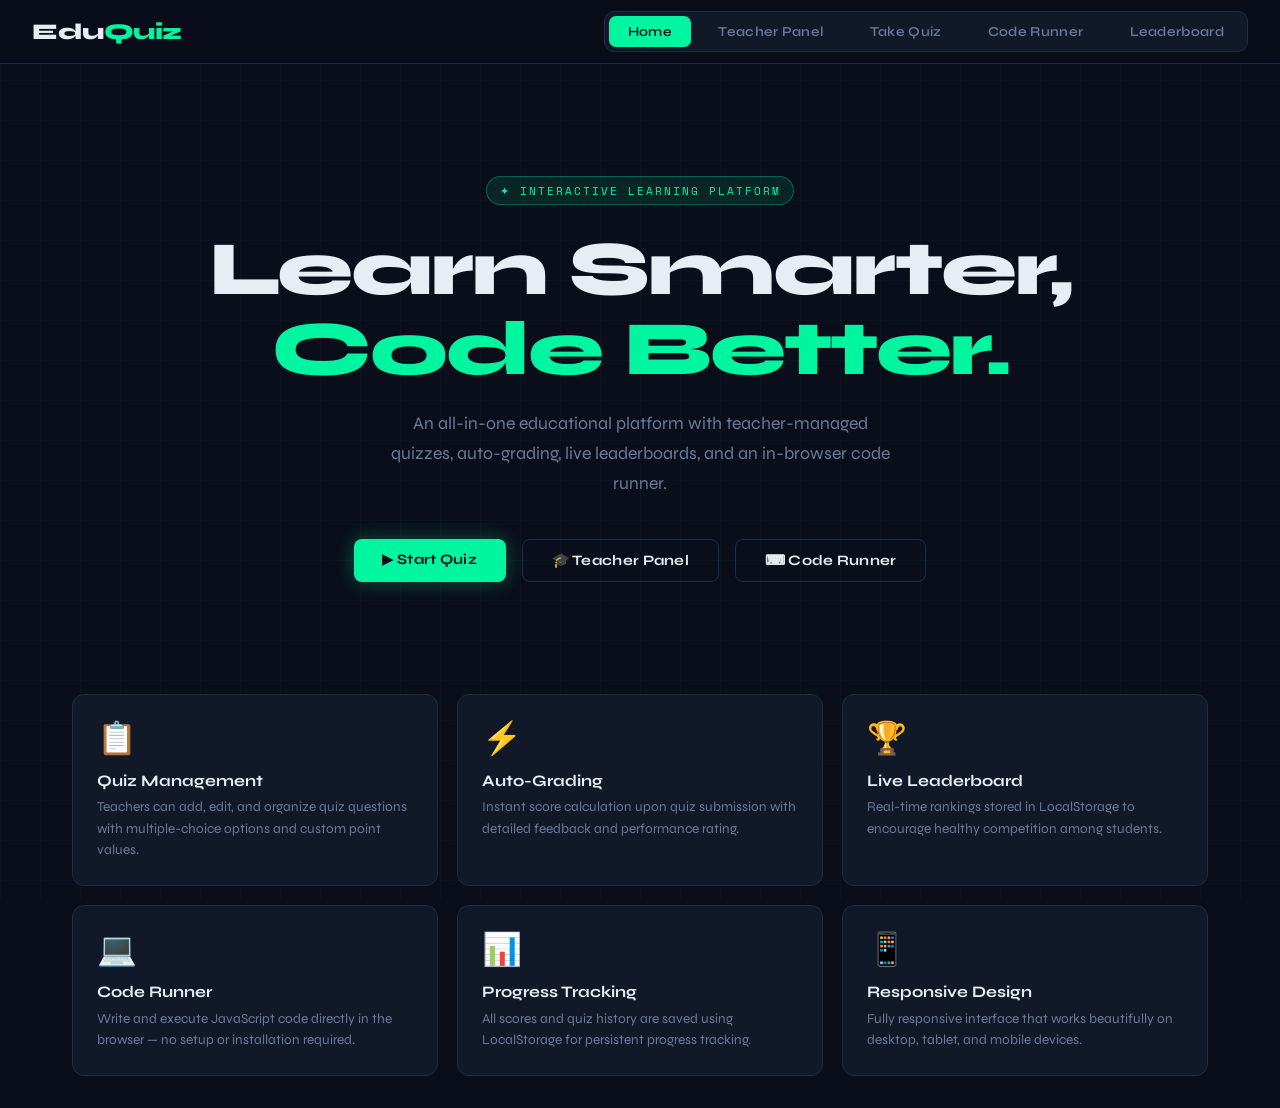
<file: index.html>
<!DOCTYPE html>
<html lang="en">
<head>
  <meta charset="UTF-8">
  <meta name="viewport" content="width=device-width, initial-scale=1.0">
  <title>EduQuiz — Home</title>
  <link href="https://fonts.googleapis.com/css2?family=Space+Mono:wght@400;700&family=Syne:wght@400;600;700;800&display=swap" rel="stylesheet">
  <link rel="stylesheet" href="style.css">
</head>
<body>

  <!-- NAVBAR -->
  <nav>
    <a class="logo" href="index.html">Edu<span>Quiz</span></a>
    <div class="nav-tabs">
      <a class="nav-tab active" href="index.html">Home</a>
      <a class="nav-tab" href="teacher.html">Teacher Panel</a>
      <a class="nav-tab" href="student.html">Take Quiz</a>
      <a class="nav-tab" href="code.html">Code Runner</a>
      <a class="nav-tab" href="leaderboard.html">Leaderboard</a>
    </div>
  </nav>

  <!-- MAIN CONTENT -->
  <div class="page-wrapper fade-in">

    <!-- HERO SECTION -->
    <div class="hero">
      <div class="hero-badge">✦ Interactive Learning Platform</div>
      <h1>
        Learn Smarter,<br>
        <span class="line2">Code Better.</span>
      </h1>
      <p>
        An all-in-one educational platform with teacher-managed quizzes,
        auto-grading, live leaderboards, and an in-browser code runner.
      </p>
      <div class="hero-buttons">
        <a class="btn btn-primary" href="student.html">▶ Start Quiz</a>
        <a class="btn btn-outline" href="teacher.html">🎓 Teacher Panel</a>
        <a class="btn btn-outline" href="code.html">⌨ Code Runner</a>
      </div>
    </div>

    <!-- FEATURE CARDS -->
    <div class="feature-grid">
      <div class="feature-card">
        <span class="feature-icon">📋</span>
        <h3>Quiz Management</h3>
        <p>Teachers can add, edit, and organize quiz questions with multiple-choice options and custom point values.</p>
      </div>
      <div class="feature-card">
        <span class="feature-icon">⚡</span>
        <h3>Auto-Grading</h3>
        <p>Instant score calculation upon quiz submission with detailed feedback and performance rating.</p>
      </div>
      <div class="feature-card">
        <span class="feature-icon">🏆</span>
        <h3>Live Leaderboard</h3>
        <p>Real-time rankings stored in LocalStorage to encourage healthy competition among students.</p>
      </div>
      <div class="feature-card">
        <span class="feature-icon">💻</span>
        <h3>Code Runner</h3>
        <p>Write and execute JavaScript code directly in the browser — no setup or installation required.</p>
      </div>
      <div class="feature-card">
        <span class="feature-icon">📊</span>
        <h3>Progress Tracking</h3>
        <p>All scores and quiz history are saved using LocalStorage for persistent progress tracking.</p>
      </div>
      <div class="feature-card">
        <span class="feature-icon">📱</span>
        <h3>Responsive Design</h3>
        <p>Fully responsive interface that works beautifully on desktop, tablet, and mobile devices.</p>
      </div>
    </div>

  </div>

  <!-- TOAST -->
  <div class="toast" id="toast"></div>

  <script src="script.js"></script>
</body>
</html>
</file>
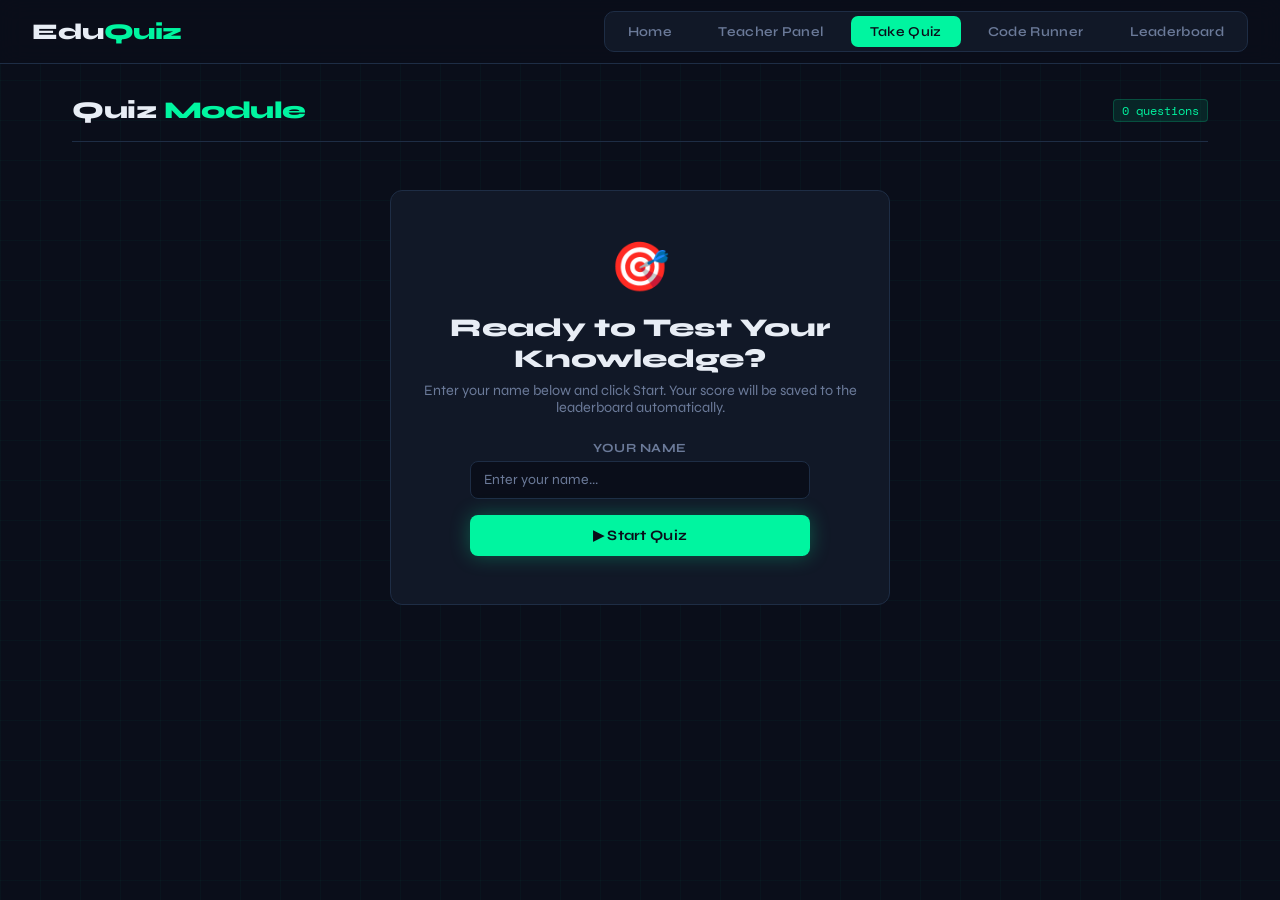
<file: student.html>
<!DOCTYPE html>
<html lang="en">
<head>
  <meta charset="UTF-8">
  <meta name="viewport" content="width=device-width, initial-scale=1.0">
  <title>EduQuiz — Take Quiz</title>
  <link href="https://fonts.googleapis.com/css2?family=Space+Mono:wght@400;700&family=Syne:wght@400;600;700;800&display=swap" rel="stylesheet">
  <link rel="stylesheet" href="style.css">
</head>
<body>

  <!-- NAVBAR -->
  <nav>
    <a class="logo" href="index.html">Edu<span>Quiz</span></a>
    <div class="nav-tabs">
      <a class="nav-tab" href="index.html">Home</a>
      <a class="nav-tab" href="teacher.html">Teacher Panel</a>
      <a class="nav-tab active" href="student.html">Take Quiz</a>
      <a class="nav-tab" href="code.html">Code Runner</a>
      <a class="nav-tab" href="leaderboard.html">Leaderboard</a>
    </div>
  </nav>

  <!-- MAIN CONTENT -->
  <div class="page-wrapper fade-in">

    <!-- SECTION HEADER -->
    <div class="section-header">
      <div class="section-title">Quiz <span>Module</span></div>
      <span class="tag" id="questionCountTag">Loading...</span>
    </div>

    <!-- START SCREEN -->
    <div class="quiz-start-screen" id="quizStartScreen">
      <div style="font-size:3rem;margin-bottom:1rem;">🎯</div>
      <h2>Ready to Test Your Knowledge?</h2>
      <p>Enter your name below and click Start. Your score will be saved to the leaderboard automatically.</p>
      <div class="student-setup">
        <div class="form-group">
          <label>Your Name</label>
          <input type="text" class="form-control" id="studentName"
            placeholder="Enter your name...">
        </div>
        <button class="btn btn-primary full-width" onclick="startQuiz()">
          ▶ Start Quiz
        </button>
        <p class="text-muted mt-1" id="noQuestionsMsg"
          style="display:none;color:#f59090;">
          ⚠ No questions yet. Ask your teacher to add questions first!
        </p>
      </div>
    </div>

    <!-- QUIZ AREA (hidden until started) -->
    <div class="quiz-container" id="quizContainer">

      <!-- Progress Bar -->
      <div class="quiz-progress-bar">
        <div class="quiz-progress-fill" id="progressFill" style="width:0%"></div>
      </div>

      <!-- Question renders here -->
      <div id="questionsArea"></div>

      <!-- Navigation Footer -->
      <div class="quiz-footer">
        <span class="text-muted" id="quizCounterText">Question 1 of 1</span>
        <div style="display:flex;gap:0.5rem;">
          <button class="btn btn-secondary" onclick="prevQuestion()"
            id="prevBtn" style="display:none;">← Prev</button>
          <button class="btn btn-primary" onclick="nextQuestion()"
            id="nextBtn">Next →</button>
          <button class="btn btn-primary" onclick="submitQuiz()"
            id="submitBtn" style="display:none;">Submit Quiz ✓</button>
        </div>
      </div>
    </div>

    <!-- RESULTS CARD (hidden until submitted) -->
    <div class="results-card" id="resultsCard">
      <div style="font-size:2rem;margin-bottom:0.5rem;">🎉</div>
      <h2 style="font-size:1.4rem;font-weight:800;margin-bottom:0.3rem;">Quiz Completed!</h2>
      <p class="text-muted" id="resultStudentName"></p>

      <div class="score-circle pulse">
        <span class="score-number" id="scorePercent">0%</span>
        <span class="score-label">SCORE</span>
      </div>

      <p id="scoreDetail"
        style="font-size:0.95rem;margin-bottom:1.5rem;color:var(--text-muted);"></p>
      <p id="scoreFeedback"
        style="font-weight:700;margin-bottom:1.5rem;font-size:1rem;"></p>

      <div style="display:flex;gap:0.7rem;justify-content:center;flex-wrap:wrap;">
        <button class="btn btn-primary" onclick="retakeQuiz()">Retake Quiz</button>
        <a class="btn btn-outline" href="leaderboard.html">View Leaderboard</a>
      </div>
    </div>

  </div>

  <!-- TOAST -->
  <div class="toast" id="toast"></div>

  <script src="script.js"></script>
  <script>
    // Update question count tag on this page
    document.addEventListener('DOMContentLoaded', () => {
      const tag = document.getElementById('questionCountTag');
      if (tag) {
        tag.textContent = questions.length + ' question' + (questions.length !== 1 ? 's' : '');
      }
    });
  </script>
</body>
</html>
</file>
<file: style.css>
/* ============================================================
   EduQuiz — Interactive Quiz & Code Learning Platform
   style.css — All Styles
   ============================================================ */

/* ===== CSS VARIABLES ===== */
:root {
  --bg: #0a0e1a;
  --surface: #111827;
  --surface2: #1a2235;
  --accent: #00f5a0;
  --accent2: #00d9f5;
  --accent3: #f5a000;
  --danger: #f54b00;
  --text: #e8edf5;
  --text-muted: #6b7a99;
  --border: #1e2d45;
  --radius: 12px;
}

/* ===== RESET & BASE ===== */
* {
  margin: 0;
  padding: 0;
  box-sizing: border-box;
}

body {
  font-family: 'Syne', sans-serif;
  background: var(--bg);
  color: var(--text);
  min-height: 100vh;
  overflow-x: hidden;
}

/* ===== BACKGROUND GRID ===== */
body::before {
  content: '';
  position: fixed;
  inset: 0;
  background-image:
    linear-gradient(rgba(0,245,160,0.03) 1px, transparent 1px),
    linear-gradient(90deg, rgba(0,245,160,0.03) 1px, transparent 1px);
  background-size: 40px 40px;
  pointer-events: none;
  z-index: 0;
}

/* ===== NAVBAR ===== */
nav {
  position: sticky;
  top: 0;
  z-index: 100;
  background: rgba(10,14,26,0.9);
  backdrop-filter: blur(12px);
  border-bottom: 1px solid var(--border);
  padding: 0 2rem;
  display: flex;
  align-items: center;
  justify-content: space-between;
  height: 64px;
}

.logo {
  font-size: 1.4rem;
  font-weight: 800;
  letter-spacing: -0.5px;
  text-decoration: none;
  color: var(--text);
}
.logo span { color: var(--accent); }

.nav-tabs {
  display: flex;
  gap: 0.5rem;
  background: var(--surface);
  padding: 4px;
  border-radius: 10px;
  border: 1px solid var(--border);
}

.nav-tab {
  padding: 0.45rem 1.2rem;
  border-radius: 7px;
  border: none;
  background: transparent;
  color: var(--text-muted);
  font-family: 'Syne', sans-serif;
  font-weight: 600;
  font-size: 0.85rem;
  cursor: pointer;
  transition: all 0.2s;
  letter-spacing: 0.3px;
  text-decoration: none;
  display: inline-block;
}

.nav-tab.active {
  background: var(--accent);
  color: #0a0e1a;
}

.nav-tab:hover:not(.active) {
  color: var(--text);
  background: var(--border);
}

/* ===== PAGE WRAPPER ===== */
.page-wrapper {
  padding: 2rem;
  max-width: 1200px;
  margin: 0 auto;
  position: relative;
  z-index: 1;
}

/* ===== BUTTONS ===== */
.btn {
  padding: 0.75rem 1.8rem;
  border-radius: 8px;
  font-family: 'Syne', sans-serif;
  font-weight: 700;
  font-size: 0.9rem;
  cursor: pointer;
  border: none;
  transition: all 0.2s;
  letter-spacing: 0.3px;
  display: inline-block;
  text-decoration: none;
  text-align: center;
}

.btn-primary {
  background: var(--accent);
  color: #0a0e1a;
  box-shadow: 0 0 20px rgba(0,245,160,0.3);
}
.btn-primary:hover { transform: translateY(-2px); box-shadow: 0 0 30px rgba(0,245,160,0.5); }

.btn-outline {
  background: transparent;
  color: var(--text);
  border: 1px solid var(--border);
}
.btn-outline:hover { border-color: var(--accent); color: var(--accent); }

.btn-danger {
  background: var(--danger);
  color: white;
}
.btn-danger:hover { opacity: 0.85; transform: translateY(-1px); }

.btn-secondary {
  background: var(--surface2);
  color: var(--text);
  border: 1px solid var(--border);
}
.btn-secondary:hover { border-color: var(--accent2); color: var(--accent2); }

.btn-run {
  background: linear-gradient(135deg, var(--accent), var(--accent2));
  color: #0a0e1a;
  font-weight: 700;
  padding: 0.7rem 1.5rem;
  border: none;
  border-radius: 8px;
  font-family: 'Syne', sans-serif;
  font-size: 0.9rem;
  cursor: pointer;
  transition: all 0.2s;
  display: flex;
  align-items: center;
  gap: 0.4rem;
}
.btn-run:hover { transform: translateY(-2px); box-shadow: 0 4px 20px rgba(0,245,160,0.3); }

/* ===== SECTION HEADER ===== */
.section-header {
  display: flex;
  align-items: center;
  justify-content: space-between;
  margin-bottom: 1.5rem;
  padding-bottom: 1rem;
  border-bottom: 1px solid var(--border);
  gap: 1rem;
  flex-wrap: wrap;
}

.section-title {
  font-size: 1.5rem;
  font-weight: 800;
  letter-spacing: -0.5px;
}
.section-title span { color: var(--accent); }

/* ===== PANEL ===== */
.panel {
  background: var(--surface);
  border: 1px solid var(--border);
  border-radius: var(--radius);
  overflow: hidden;
}

.panel-header {
  background: var(--surface2);
  padding: 0.9rem 1.2rem;
  border-bottom: 1px solid var(--border);
  display: flex;
  align-items: center;
  gap: 0.5rem;
  font-weight: 700;
  font-size: 0.9rem;
}

.panel-dot {
  width: 8px; height: 8px;
  border-radius: 50%;
  background: var(--accent);
  box-shadow: 0 0 8px var(--accent);
}

.panel-body { padding: 1.2rem; }

/* ===== FORMS ===== */
.form-group { margin-bottom: 1rem; }

.form-group label {
  display: block;
  font-size: 0.78rem;
  color: var(--text-muted);
  margin-bottom: 0.35rem;
  text-transform: uppercase;
  letter-spacing: 0.5px;
  font-weight: 700;
}

.form-control {
  width: 100%;
  background: var(--bg);
  border: 1px solid var(--border);
  border-radius: 8px;
  padding: 0.6rem 0.8rem;
  color: var(--text);
  font-family: 'Syne', sans-serif;
  font-size: 0.88rem;
  transition: border-color 0.2s;
  outline: none;
}

.form-control:focus { border-color: var(--accent); }
.form-control::placeholder { color: var(--text-muted); }
select.form-control { cursor: pointer; }

.options-row {
  display: grid;
  grid-template-columns: 1fr 1fr;
  gap: 0.5rem;
  margin-bottom: 1rem;
}

/* ===== HERO (index.html) ===== */
.hero {
  text-align: center;
  padding: 5rem 1rem 4rem;
}

.hero-badge {
  display: inline-block;
  background: rgba(0,245,160,0.1);
  border: 1px solid rgba(0,245,160,0.3);
  color: var(--accent);
  font-family: 'Space Mono', monospace;
  font-size: 0.7rem;
  padding: 0.3rem 0.8rem;
  border-radius: 20px;
  letter-spacing: 2px;
  margin-bottom: 1.5rem;
  text-transform: uppercase;
}

.hero h1 {
  font-size: clamp(2.5rem, 6vw, 5rem);
  font-weight: 800;
  line-height: 1.05;
  letter-spacing: -2px;
  margin-bottom: 1.2rem;
}

.hero h1 .line2 { color: var(--accent); }

.hero p {
  color: var(--text-muted);
  font-size: 1.1rem;
  max-width: 520px;
  margin: 0 auto 2.5rem;
  line-height: 1.7;
}

.hero-buttons {
  display: flex;
  gap: 1rem;
  justify-content: center;
  flex-wrap: wrap;
}

/* ===== FEATURE CARDS (index.html) ===== */
.feature-grid {
  display: grid;
  grid-template-columns: repeat(auto-fit, minmax(280px, 1fr));
  gap: 1.2rem;
  margin-top: 3rem;
}

.feature-card {
  background: var(--surface);
  border: 1px solid var(--border);
  border-radius: var(--radius);
  padding: 1.5rem;
  transition: all 0.3s;
  position: relative;
  overflow: hidden;
}

.feature-card::before {
  content: '';
  position: absolute;
  top: 0; left: 0; right: 0;
  height: 2px;
  background: linear-gradient(90deg, var(--accent), var(--accent2));
  opacity: 0;
  transition: opacity 0.3s;
}

.feature-card:hover { border-color: rgba(0,245,160,0.3); transform: translateY(-3px); }
.feature-card:hover::before { opacity: 1; }

.feature-icon {
  font-size: 2rem;
  margin-bottom: 0.8rem;
  display: block;
}

.feature-card h3 { font-size: 1rem; font-weight: 700; margin-bottom: 0.4rem; }
.feature-card p { color: var(--text-muted); font-size: 0.85rem; line-height: 1.6; }

/* ===== TEACHER PAGE ===== */
.teacher-layout {
  display: grid;
  grid-template-columns: 420px 1fr;
  gap: 1.5rem;
  align-items: start;
}

@media (max-width: 900px) {
  .teacher-layout { grid-template-columns: 1fr; }
}

/* ===== STUDENT / QUIZ PAGE ===== */
.quiz-start-screen {
  background: var(--surface);
  border: 1px solid var(--border);
  border-radius: var(--radius);
  padding: 3rem 2rem;
  text-align: center;
  max-width: 500px;
  margin: 3rem auto;
}

.quiz-start-screen h2 { font-size: 1.6rem; font-weight: 800; margin-bottom: 0.5rem; }
.quiz-start-screen p { color: var(--text-muted); margin-bottom: 1.5rem; font-size: 0.9rem; }

.student-setup {
  max-width: 340px;
  margin: 0 auto;
}

.quiz-container { display: none; }
.quiz-container.active { display: block; }

.quiz-progress-bar {
  background: var(--surface2);
  height: 4px;
  border-radius: 2px;
  margin-bottom: 1.5rem;
  overflow: hidden;
}

.quiz-progress-fill {
  height: 100%;
  background: linear-gradient(90deg, var(--accent), var(--accent2));
  transition: width 0.4s ease;
  border-radius: 2px;
}

.question-card {
  background: var(--surface);
  border: 1px solid var(--border);
  border-radius: var(--radius);
  padding: 1.5rem;
  margin-bottom: 1rem;
  max-width: 700px;
  margin-left: auto;
  margin-right: auto;
}

.question-meta {
  display: flex;
  justify-content: space-between;
  align-items: center;
  margin-bottom: 1rem;
}

.q-number {
  font-family: 'Space Mono', monospace;
  font-size: 0.75rem;
  color: var(--accent);
  background: rgba(0,245,160,0.1);
  border: 1px solid rgba(0,245,160,0.2);
  padding: 0.2rem 0.6rem;
  border-radius: 20px;
}

.q-points {
  font-family: 'Space Mono', monospace;
  font-size: 0.75rem;
  color: var(--accent3);
}

.question-text {
  font-size: 1.1rem;
  font-weight: 600;
  margin-bottom: 1.2rem;
  line-height: 1.5;
}

.options-list { display: flex; flex-direction: column; gap: 0.6rem; }

.option-btn {
  display: flex;
  align-items: center;
  gap: 0.8rem;
  padding: 0.75rem 1rem;
  background: var(--bg);
  border: 1px solid var(--border);
  border-radius: 8px;
  cursor: pointer;
  transition: all 0.2s;
  text-align: left;
  width: 100%;
  color: var(--text);
  font-family: 'Syne', sans-serif;
  font-size: 0.9rem;
}

.option-btn:hover { border-color: var(--accent2); background: rgba(0,217,245,0.05); }
.option-btn.selected { border-color: var(--accent); background: rgba(0,245,160,0.08); color: var(--accent); }
.option-btn.correct { border-color: var(--accent); background: rgba(0,245,160,0.15); }
.option-btn.wrong { border-color: var(--danger); background: rgba(245,75,0,0.1); color: var(--danger); }

.option-letter {
  width: 26px; height: 26px;
  border-radius: 6px;
  background: var(--surface2);
  display: flex;
  align-items: center;
  justify-content: center;
  font-family: 'Space Mono', monospace;
  font-size: 0.75rem;
  font-weight: 700;
  flex-shrink: 0;
}

.quiz-footer {
  display: flex;
  justify-content: space-between;
  align-items: center;
  margin-top: 1.5rem;
  max-width: 700px;
  margin-left: auto;
  margin-right: auto;
  flex-wrap: wrap;
  gap: 0.5rem;
}

/* ===== RESULTS CARD ===== */
.results-card {
  background: var(--surface);
  border: 1px solid var(--border);
  border-radius: var(--radius);
  padding: 2rem;
  text-align: center;
  display: none;
  max-width: 500px;
  margin: 2rem auto;
}

.results-card.active { display: block; }

.score-circle {
  width: 120px; height: 120px;
  border-radius: 50%;
  border: 3px solid var(--accent);
  display: flex;
  flex-direction: column;
  align-items: center;
  justify-content: center;
  margin: 1rem auto 1.5rem;
  background: rgba(0,245,160,0.05);
  box-shadow: 0 0 30px rgba(0,245,160,0.2);
}

.score-number {
  font-family: 'Space Mono', monospace;
  font-size: 2rem;
  font-weight: 700;
  color: var(--accent);
}

.score-label { font-size: 0.7rem; color: var(--text-muted); margin-top: -4px; }

/* ===== LEADERBOARD ===== */
.leaderboard-table {
  width: 100%;
  border-collapse: collapse;
}

.leaderboard-table th {
  font-family: 'Space Mono', monospace;
  font-size: 0.7rem;
  color: var(--text-muted);
  text-transform: uppercase;
  letter-spacing: 1px;
  padding: 0.6rem 0.8rem;
  text-align: left;
  border-bottom: 1px solid var(--border);
}

.leaderboard-table td {
  padding: 0.7rem 0.8rem;
  font-size: 0.88rem;
  border-bottom: 1px solid rgba(30,45,69,0.5);
}

.leaderboard-table tr:last-child td { border-bottom: none; }
.leaderboard-table tr:hover td { background: rgba(0,245,160,0.03); }

.rank-badge {
  display: inline-flex;
  align-items: center;
  justify-content: center;
  width: 24px; height: 24px;
  border-radius: 6px;
  font-family: 'Space Mono', monospace;
  font-size: 0.72rem;
  font-weight: 700;
}

.rank-1 { background: rgba(245,160,0,0.2); color: var(--accent3); }
.rank-2 { background: rgba(200,200,220,0.15); color: #aab; }
.rank-3 { background: rgba(160,100,60,0.2); color: #c87; }
.rank-other { background: var(--surface2); color: var(--text-muted); }

.score-pill {
  background: rgba(0,245,160,0.1);
  color: var(--accent);
  font-family: 'Space Mono', monospace;
  font-size: 0.78rem;
  padding: 0.15rem 0.5rem;
  border-radius: 20px;
  border: 1px solid rgba(0,245,160,0.2);
}

/* ===== CODE MODULE ===== */
.code-layout {
  display: grid;
  grid-template-columns: 1fr 1fr;
  gap: 1.2rem;
}

@media (max-width: 768px) { .code-layout { grid-template-columns: 1fr; } }

.editor-toolbar {
  background: var(--surface2);
  border: 1px solid var(--border);
  border-bottom: none;
  border-radius: var(--radius) var(--radius) 0 0;
  padding: 0.6rem 1rem;
  display: flex;
  align-items: center;
  justify-content: space-between;
  gap: 0.5rem;
}

.editor-dots { display: flex; gap: 5px; }

.editor-dot { width: 10px; height: 10px; border-radius: 50%; }
.dot-r { background: #f54b4b; }
.dot-y { background: #f5c842; }
.dot-g { background: #42f57e; }

.lang-select {
  background: var(--bg);
  border: 1px solid var(--border);
  border-radius: 6px;
  color: var(--text);
  font-family: 'Space Mono', monospace;
  font-size: 0.75rem;
  padding: 0.25rem 0.5rem;
  cursor: pointer;
  outline: none;
}

#codeInput {
  width: 100%;
  background: #080c18;
  border: 1px solid var(--border);
  border-top: none;
  border-radius: 0 0 var(--radius) var(--radius);
  color: #a8d8a8;
  font-family: 'Space Mono', monospace;
  font-size: 0.85rem;
  line-height: 1.7;
  padding: 1.2rem;
  resize: none;
  height: 380px;
  outline: none;
  transition: border-color 0.2s;
  tab-size: 2;
}

#codeInput:focus { border-color: var(--accent); }

.output-panel {
  display: flex;
  flex-direction: column;
}

.output-header {
  background: var(--surface2);
  border: 1px solid var(--border);
  border-bottom: none;
  border-radius: var(--radius) var(--radius) 0 0;
  padding: 0.6rem 1rem;
  display: flex;
  align-items: center;
  justify-content: space-between;
  font-size: 0.82rem;
  font-weight: 700;
}

.output-status {
  font-family: 'Space Mono', monospace;
  font-size: 0.72rem;
  color: var(--text-muted);
}

.output-status.success { color: var(--accent); }
.output-status.error { color: var(--danger); }

#codeOutput {
  flex: 1;
  background: #080c18;
  border: 1px solid var(--border);
  border-top: none;
  border-radius: 0 0 var(--radius) var(--radius);
  padding: 1.2rem;
  font-family: 'Space Mono', monospace;
  font-size: 0.83rem;
  line-height: 1.7;
  color: var(--text);
  min-height: 380px;
  overflow-y: auto;
  white-space: pre-wrap;
  word-break: break-word;
}

.output-placeholder { color: var(--text-muted); font-style: italic; }
.output-success { color: #a8d8a8; }
.output-error { color: #f59090; }

.code-actions {
  display: flex;
  gap: 0.7rem;
  margin-top: 1rem;
  flex-wrap: wrap;
}

/* ===== SNIPPET BUTTONS ===== */
.snippets-bar {
  display: flex;
  gap: 0.5rem;
  flex-wrap: wrap;
  margin-bottom: 1rem;
}

.snippet-btn {
  background: var(--surface);
  border: 1px solid var(--border);
  color: var(--text-muted);
  font-family: 'Space Mono', monospace;
  font-size: 0.72rem;
  padding: 0.3rem 0.7rem;
  border-radius: 20px;
  cursor: pointer;
  transition: all 0.2s;
}
.snippet-btn:hover { border-color: var(--accent2); color: var(--accent2); }

/* ===== TOAST NOTIFICATION ===== */
.toast {
  position: fixed;
  bottom: 1.5rem;
  right: 1.5rem;
  background: var(--surface2);
  border: 1px solid var(--border);
  border-radius: 10px;
  padding: 0.8rem 1.2rem;
  font-size: 0.88rem;
  z-index: 999;
  transform: translateY(80px);
  opacity: 0;
  transition: all 0.3s;
  display: flex;
  align-items: center;
  gap: 0.5rem;
  max-width: 320px;
}

.toast.show { transform: translateY(0); opacity: 1; }
.toast.success { border-color: var(--accent); }
.toast.error { border-color: var(--danger); }

/* ===== EMPTY STATE ===== */
.empty-state {
  text-align: center;
  padding: 2.5rem 1rem;
  color: var(--text-muted);
}
.empty-state .emoji { font-size: 2.5rem; margin-bottom: 0.5rem; display: block; }
.empty-state p { font-size: 0.88rem; }

/* ===== ANIMATIONS ===== */
@keyframes fadeIn {
  from { opacity: 0; transform: translateY(10px); }
  to { opacity: 1; transform: translateY(0); }
}

@keyframes pulse-glow {
  0%, 100% { box-shadow: 0 0 10px rgba(0,245,160,0.2); }
  50% { box-shadow: 0 0 25px rgba(0,245,160,0.5); }
}

.fade-in { animation: fadeIn 0.3s ease; }
.pulse { animation: pulse-glow 2s ease-in-out infinite; }

/* ===== SCROLLBAR ===== */
::-webkit-scrollbar { width: 5px; height: 5px; }
::-webkit-scrollbar-track { background: var(--bg); }
::-webkit-scrollbar-thumb { background: var(--border); border-radius: 3px; }
::-webkit-scrollbar-thumb:hover { background: var(--text-muted); }

/* ===== UTILITY CLASSES ===== */
.mt-1 { margin-top: 0.5rem; }
.mt-2 { margin-top: 1rem; }
.full-width { width: 100%; }
.text-muted { color: var(--text-muted); font-size: 0.85rem; }

.tag {
  display: inline-block;
  background: rgba(0,245,160,0.1);
  border: 1px solid rgba(0,245,160,0.2);
  color: var(--accent);
  font-size: 0.72rem;
  padding: 0.1rem 0.5rem;
  border-radius: 4px;
  font-family: 'Space Mono', monospace;
}
</file>
